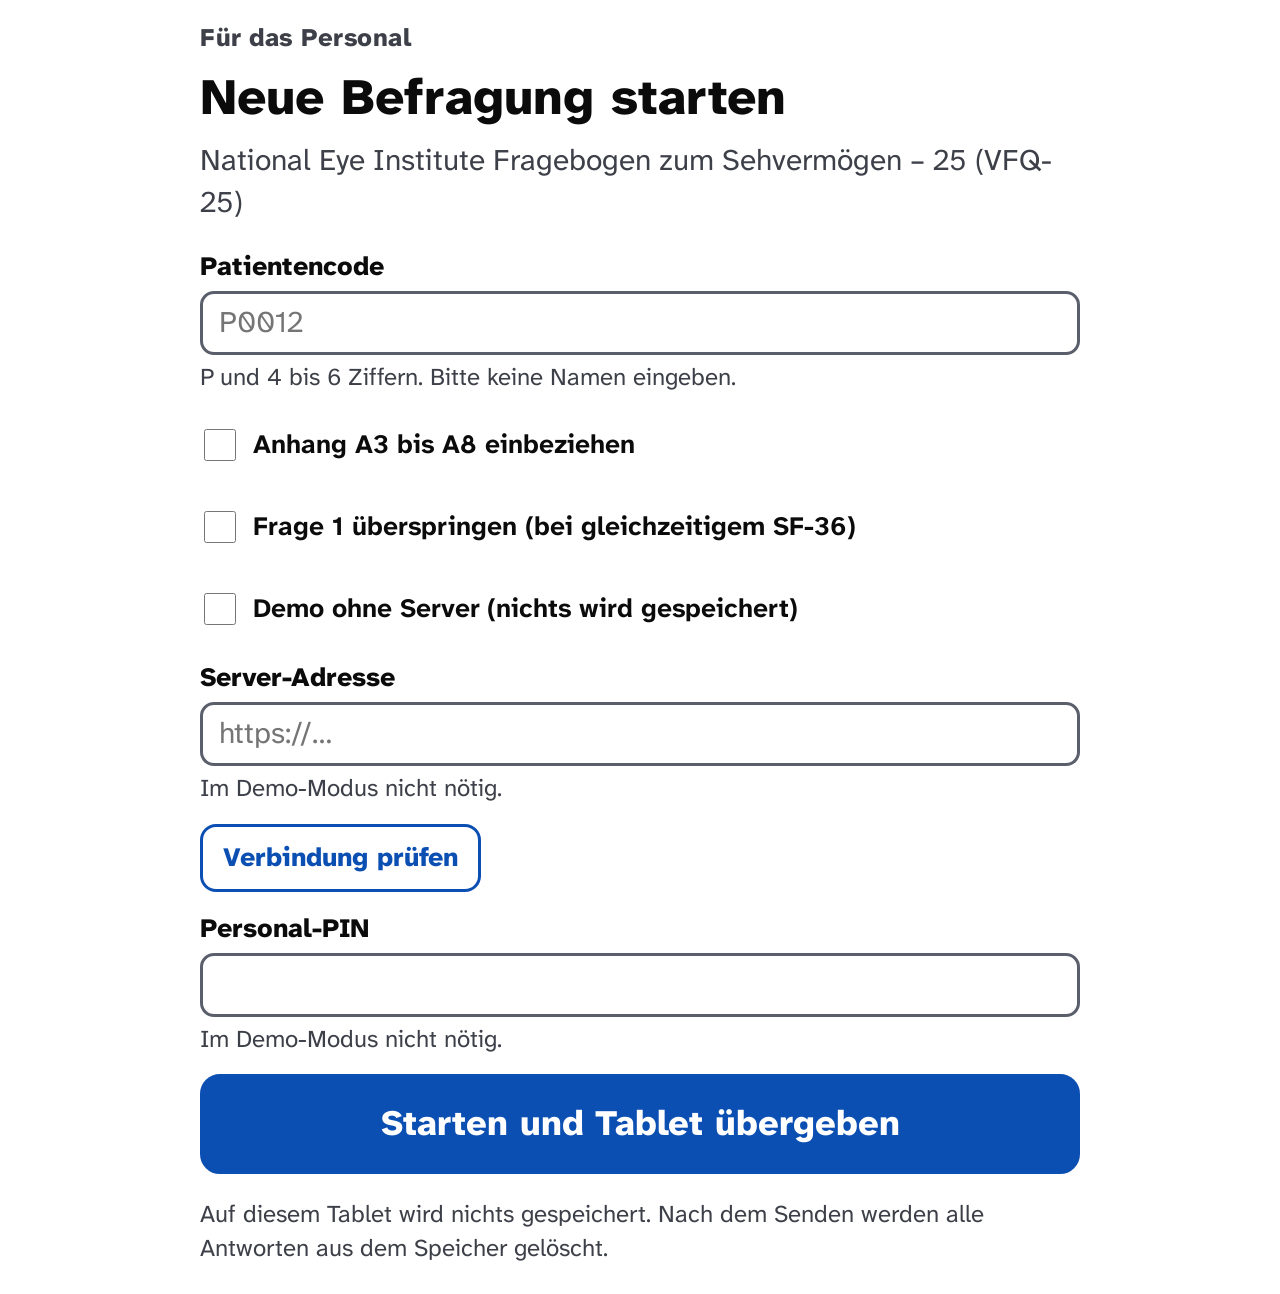
<file: frontend/index.html>
<!doctype html>
<html lang="de">
<head>
<meta charset="utf-8">
<meta name="viewport" content="width=device-width, initial-scale=1, viewport-fit=cover">
<meta name="referrer" content="no-referrer">
<meta name="robots" content="noindex">
<title>VFQ-25 Fragebogen</title>
<link rel="stylesheet" href="styles.css">
</head>
<body>
<div id="app" aria-live="off">
  <main class="screen center"><p class="lede">Fragebogen wird geladen …</p></main>
</div>
<noscript><p style="padding:24px;font-size:1.4rem">Bitte JavaScript aktivieren oder das Personal rufen.</p></noscript>
<script src="app.js"></script>
</body>
</html>
</file>
<file: frontend/styles.css>
/* VFQ-25 iPad UI.
   Fonts are self-hosted (fonts/, SIL OFL) so the clinic iPad never contacts Google. */
@font-face { font-family: "Atkinson Hyperlegible Next"; font-weight: 400; font-display: swap;
  src: url("fonts/atkinson-hyperlegible-next-latin-400-normal.woff2") format("woff2"); }
@font-face { font-family: "Atkinson Hyperlegible Next"; font-weight: 700; font-display: swap;
  src: url("fonts/atkinson-hyperlegible-next-latin-700-normal.woff2") format("woff2"); }
@font-face { font-family: "Atkinson Hyperlegible Next"; font-weight: 800; font-display: swap;
  src: url("fonts/atkinson-hyperlegible-next-latin-800-normal.woff2") format("woff2"); }

/* Colour tokens. Default follows the device; the patient's choice (data-scheme) overrides it. */
:root {
  --bg: #FFFFFF; --ink: #0B0B0C; --muted: #3D4048; --line: #5A5F6B; --surface: #F2F4F7;
  --accent: #0B4FB3; --on-accent: #FFFFFF; --sel-bg: #E6EEFB; --sel-ink: #0B0B0C;
  --dot-bg: #0B4FB3; --dot-ink: #FFFFFF; --help: #A63F00; --on-help: #FFFFFF; --focus: #0B4FB3;
  --err-bg: #FDECEA; --err-ink: #8A1C12;
  --zone-a: #FFE600; --on-zone-a: #000000; --zone-b: #0B4FB3; --on-zone-b: #FFFFFF;
  --scale: 1;
  --f: "Atkinson Hyperlegible Next", "Atkinson Hyperlegible", system-ui, -apple-system, "Segoe UI", sans-serif;
  --f-mono: ui-monospace, Menlo, Consolas, monospace;
  color-scheme: light;
}
@media (prefers-color-scheme: dark) {
  :root:not([data-scheme]) {
    --bg: #000000; --ink: #FFFFFF; --muted: #D2D6DC; --line: #9AA2B1; --surface: #14171C;
    --accent: #7DB2FF; --on-accent: #06152B; --sel-bg: #13294A; --sel-ink: #FFFFFF;
    --dot-bg: #7DB2FF; --dot-ink: #06152B; --help: #FFB27A; --on-help: #2A1300; --focus: #7DB2FF;
    --err-bg: #3A1410; --err-ink: #FFC2B8;
    color-scheme: dark;
  }
}
html:root[data-scheme="light"] {
  --bg: #FFFFFF; --ink: #0B0B0C; --muted: #3D4048; --line: #5A5F6B; --surface: #F2F4F7;
  --accent: #0B4FB3; --on-accent: #FFFFFF; --sel-bg: #E6EEFB; --sel-ink: #0B0B0C;
  --dot-bg: #0B4FB3; --dot-ink: #FFFFFF; --help: #A63F00; --on-help: #FFFFFF; --focus: #0B4FB3;
  --err-bg: #FDECEA; --err-ink: #8A1C12;
  color-scheme: light;
}
html:root[data-scheme="dark"] {
  --bg: #000000; --ink: #FFFFFF; --muted: #D2D6DC; --line: #9AA2B1; --surface: #14171C;
  --accent: #7DB2FF; --on-accent: #06152B; --sel-bg: #13294A; --sel-ink: #FFFFFF;
  --dot-bg: #7DB2FF; --dot-ink: #06152B; --help: #FFB27A; --on-help: #2A1300; --focus: #7DB2FF;
  --err-bg: #3A1410; --err-ink: #FFC2B8;
  color-scheme: dark;
}
html:root[data-scheme="yellow"] {
  --bg: #000000; --ink: #FFE600; --muted: #FFFFFF; --line: #FFE600; --surface: #000000;
  --accent: #FFE600; --on-accent: #000000; --sel-bg: #FFE600; --sel-ink: #000000;
  --dot-bg: #000000; --dot-ink: #FFE600; --help: #FFFFFF; --on-help: #000000; --focus: #FFFFFF;
  --err-bg: #000000; --err-ink: #FFFFFF;
  color-scheme: dark;
}

* { box-sizing: border-box; }
html { font-size: 125%; height: 100%; -webkit-text-size-adjust: 100%; }
body {
  margin: 0; min-height: 100%; background: var(--bg); color: var(--ink);
  font-family: var(--f); font-size: 1rem; line-height: 1.4;
  padding-top: env(safe-area-inset-top, 0px); padding-bottom: env(safe-area-inset-bottom, 0px);
  padding-left: max(16px, env(safe-area-inset-left, 0px));
  padding-right: max(16px, env(safe-area-inset-right, 0px));
}
#app { max-width: 880px; margin: 0 auto; min-height: 100vh; display: flex; flex-direction: column; padding-block: 20px 28px; }
.screen { flex: 1; display: flex; flex-direction: column; gap: 24px; }
.center { align-items: center; justify-content: center; text-align: center; }
.stack { display: flex; flex-direction: column; gap: 12px; }
.sr-only { position: absolute; width: 1px; height: 1px; overflow: hidden; clip: rect(0 0 0 0); white-space: nowrap; }
:focus-visible { outline: 5px solid var(--focus); outline-offset: 4px; }
h1:focus, h2:focus { outline: none; }
svg { flex: none; }
u { text-decoration-thickness: 0.09em; text-underline-offset: 0.14em; }

/* Headings and text */
h1 { margin: 0; font-size: calc(clamp(1.6rem, 3vw + 0.6rem, 2.2rem) * var(--scale)); line-height: 1.2; font-weight: 800; text-wrap: balance; }
h2 { margin: 0; font-size: calc(1.6rem * var(--scale)); line-height: 1.2; }
.lede, .hint { margin: 0; font-size: calc(1.3rem * var(--scale)); color: var(--muted); }
.body-text { margin: 0; font-size: calc(1.55rem * var(--scale)); line-height: 1.5; }
.qnum { font-size: calc(1.1rem * var(--scale)); font-weight: 800; color: var(--muted); letter-spacing: 0.02em; }
.small { margin: 0; font-size: calc(1.05rem * var(--scale)); color: var(--muted); }

/* Patient start and choice zones */
.zone {
  flex: 1; min-height: 150px; border-radius: 28px; border: 4px solid transparent; font: inherit;
  display: flex; flex-direction: column; align-items: center; justify-content: center; gap: 10px;
  padding: 24px; text-align: center; cursor: pointer;
}
.zone-start { background: var(--accent); color: var(--on-accent); }
.zone-a { background: var(--zone-a); color: var(--on-zone-a); }
.zone-b { background: var(--zone-b); color: var(--on-zone-b); }
.zone-c { background: var(--surface); color: var(--ink); border-color: var(--line); }
.zone.zone-slim { flex: 0 0 auto; min-height: 120px; }
.zone.armed, .btn.armed, .opt.armed { outline: 8px dashed var(--ink); outline-offset: 6px; }
.z-big { font-size: calc(clamp(2.4rem, 7vw, 4rem) * var(--scale)); font-weight: 800; line-height: 1.05; }
.z-title { font-size: calc(clamp(1.6rem, 4vw, 2.2rem) * var(--scale)); font-weight: 800; line-height: 1.15; text-wrap: balance; }
.z-mid { font-size: calc(1.4rem * var(--scale)); font-weight: 700; }
.z-sub { font-size: calc(1.2rem * var(--scale)); font-weight: 700; }
.armtag { display: inline-block; padding: 6px 16px; border-radius: 999px; background: var(--ink); color: var(--bg); font-size: 1.1rem; font-weight: 800; }

/* Buttons */
.btn {
  min-height: 68px; padding: 0 20px; border-radius: 16px; border: 3px solid var(--line);
  background: var(--bg); color: var(--ink); font: inherit; font-size: calc(1.15rem * var(--scale));
  font-weight: 800; display: inline-flex; align-items: center; justify-content: center; gap: 10px;
  cursor: pointer; text-decoration: none;
}
.btn svg { width: 1.4em; height: 1.4em; }
.btn[disabled] { opacity: 0.4; cursor: not-allowed; }
.btn-help { background: var(--help); border-color: var(--help); color: var(--on-help); }
.btn-accent { background: var(--accent); border-color: var(--accent); color: var(--on-accent); }
.btn-ghost { border-color: var(--accent); color: var(--accent); align-self: flex-start; }
.btn-primary {
  width: 100%; min-height: 100px; border-radius: 20px; font-size: calc(1.55rem * var(--scale));
  background: var(--accent); border-color: var(--accent); color: var(--on-accent);
}
.btn-huge { min-height: 40vh; }
.readrow { display: flex; flex-wrap: wrap; gap: 12px; }
.readrow .btn { flex: 1 1 240px; }
.btn-read { min-height: 80px; font-size: calc(1.25rem * var(--scale)); border-color: var(--ink); }
.btn-read.on { background: var(--ink); color: var(--bg); border-color: var(--ink); }
.linkbtn {
  min-height: 56px; padding: 0 6px; background: none; border: 0; color: var(--accent); font: inherit;
  font-size: calc(1.1rem * var(--scale)); font-weight: 800; text-decoration: underline; text-underline-offset: 6px; cursor: pointer;
}

/* Header */
.bar { display: flex; flex-wrap: wrap; gap: 12px; align-items: center; justify-content: space-between; }
.bar-actions { display: flex; gap: 12px; flex-wrap: wrap; }
.prog { display: flex; flex-direction: column; gap: 8px; }
.prog-text { font-size: calc(1.25rem * var(--scale)); font-weight: 800; }
.track { height: 14px; border-radius: 7px; border: 2px solid var(--line); overflow: hidden; background: var(--surface); }
.fill { height: 100%; background: var(--accent); }
.prog-part { color: var(--muted); font-size: calc(1.05rem * var(--scale)); }
.banner { border-radius: 18px; padding: 18px 22px; background: var(--help); color: var(--on-help); font-size: calc(1.3rem * var(--scale)); font-weight: 800; }
.error { border-radius: 16px; padding: 16px 20px; background: var(--err-bg); color: var(--err-ink); border: 3px solid var(--err-ink); font-size: calc(1.15rem * var(--scale)); font-weight: 700; }

/* Answer options */
.opts { display: flex; flex-direction: column; gap: 14px; }
.opt {
  width: 100%; min-height: 96px; padding: 14px 22px; border-radius: 20px; border: 3px solid var(--line);
  background: var(--surface); color: var(--ink); font: inherit; font-size: calc(1.5rem * var(--scale));
  font-weight: 800; text-align: left; display: flex; align-items: center; gap: 18px; cursor: pointer;
}
.opt .dot { width: 44px; height: 44px; border-radius: 50%; border: 4px solid var(--line); background: var(--bg); display: flex; align-items: center; justify-content: center; flex: none; }
.opt .dot svg { width: 26px; height: 26px; }
.opt .lbl { flex: 1; min-width: 0; }
.opt .tag { font-size: calc(1rem * var(--scale)); font-weight: 800; }
.opt .num { font-size: calc(1rem * var(--scale)); color: var(--muted); font-weight: 700; }
.opt[aria-checked="true"] { border-color: var(--accent); box-shadow: inset 0 0 0 3px var(--accent); background: var(--sel-bg); color: var(--sel-ink); }
.opt[aria-checked="true"] .dot { background: var(--dot-bg); border-color: var(--dot-bg); color: var(--dot-ink); }
.opt[aria-checked="true"] .num { color: inherit; }

/* Settings */
.panel { border: 3px solid var(--line); border-radius: 20px; padding: 20px; display: flex; flex-direction: column; gap: 20px; background: var(--surface); }
.setrow { display: flex; flex-wrap: wrap; align-items: center; justify-content: space-between; gap: 14px; }
.setlabel { display: flex; flex-direction: column; min-width: 0; flex: 1 1 220px; }
.sl-title { font-size: calc(1.3rem * var(--scale)); font-weight: 800; }
.sl-sub { color: var(--muted); font-size: calc(1.05rem * var(--scale)); }
.seg { display: flex; flex-wrap: wrap; gap: 10px; }
.seg .btn[aria-pressed="true"] { background: var(--accent); border-color: var(--accent); color: var(--on-accent); }
.sq { min-width: 76px; min-height: 76px; font-size: calc(1.5rem * var(--scale)); }
.preview { border: 3px dashed var(--line); border-radius: 20px; padding: 24px; display: flex; flex-direction: column; gap: 16px; }
.pv-label { font-size: calc(1.05rem * var(--scale)); font-weight: 800; color: var(--muted); }
.pv-q { font-size: calc(2rem * var(--scale)); font-weight: 800; line-height: 1.15; }

/* Staff forms */
.form { display: flex; flex-direction: column; gap: 18px; }
.field { display: flex; flex-direction: column; gap: 6px; }
.field label { font-weight: 800; font-size: calc(1.15rem * var(--scale)); }
.field input[type="text"], .field input[type="password"], .field input[type="url"] {
  min-height: 64px; padding: 0 16px; border-radius: 14px; border: 3px solid var(--line);
  background: var(--bg); color: var(--ink); font: inherit; font-size: calc(1.3rem * var(--scale));
}
.check { display: flex; align-items: center; gap: 14px; min-height: 64px; font-size: calc(1.15rem * var(--scale)); font-weight: 700; cursor: pointer; }
.check input { width: 32px; height: 32px; accent-color: var(--accent); flex: none; }
.status-ok { color: var(--accent); font-weight: 800; }

/* Review */
.rows { list-style: none; margin: 0; padding: 0; border-top: 3px solid var(--ink); }
.row { display: flex; align-items: center; gap: 16px; padding: 12px 0; border-bottom: 2px solid var(--line); flex-wrap: wrap; }
.row .rtext { flex: 1 1 260px; min-width: 0; display: flex; flex-direction: column; gap: 2px; }
.rq { color: var(--muted); font-size: calc(1.05rem * var(--scale)); }
.ra { font-size: calc(1.3rem * var(--scale)); font-weight: 800; }
.ra.missing { color: var(--err-ink); }
.summary { border: 3px solid var(--ink); border-radius: 18px; padding: 18px 22px; background: var(--surface); font-size: calc(1.25rem * var(--scale)); font-weight: 800; }

.footer { margin-top: auto; display: flex; flex-direction: column; gap: 12px; padding-top: 8px; }
.done-mark { width: 120px; height: 120px; border-radius: 50%; background: var(--accent); color: var(--on-accent); display: flex; align-items: center; justify-content: center; }
.done-mark svg { width: 72px; height: 72px; }
details { border: 2px solid var(--line); border-radius: 16px; padding: 14px 18px; text-align: left; width: 100%; }
summary { cursor: pointer; font-weight: 800; font-size: 1.05rem; min-height: 44px; display: flex; align-items: center; }
pre { margin: 8px 0 0; max-height: 360px; overflow: auto; background: var(--surface); padding: 16px; border-radius: 12px; font-family: var(--f-mono); font-size: 0.8rem; line-height: 1.45; }

@media (prefers-reduced-motion: reduce) { * { scroll-behavior: auto !important; } }
</file>
